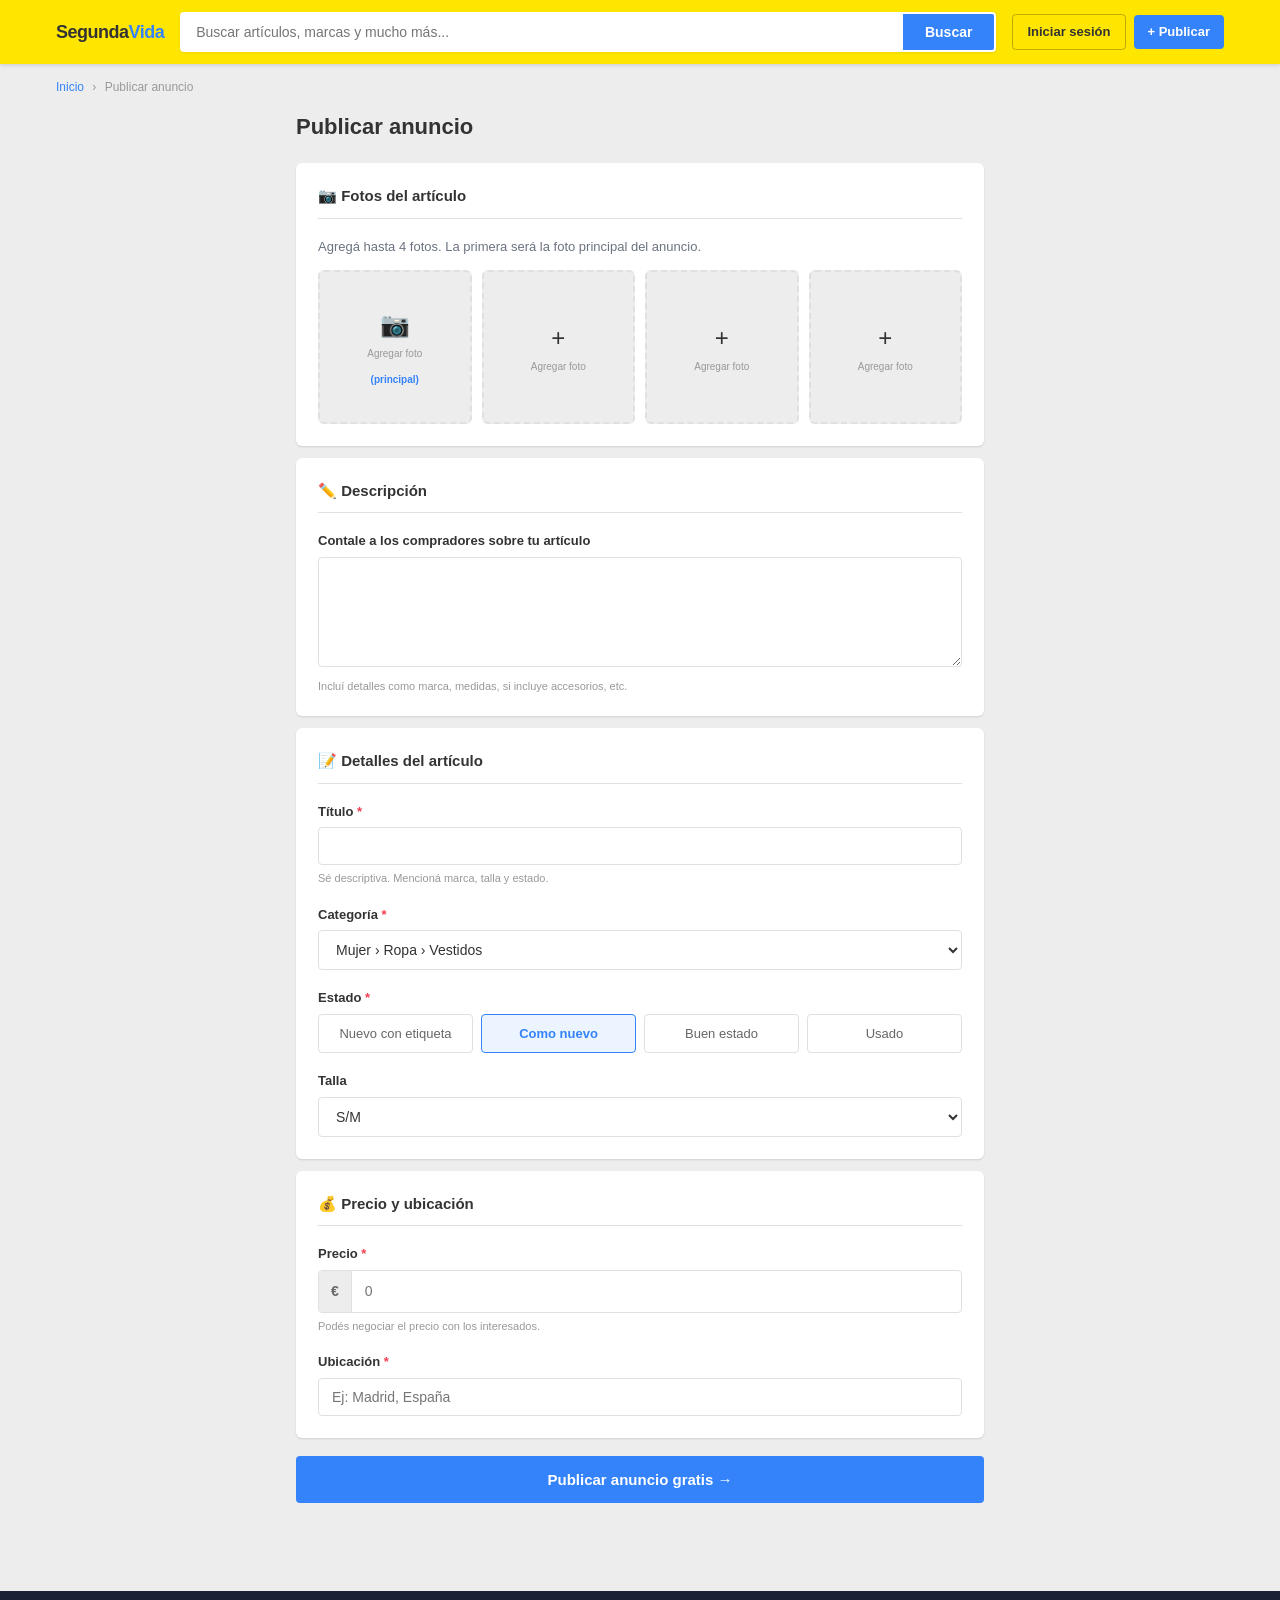
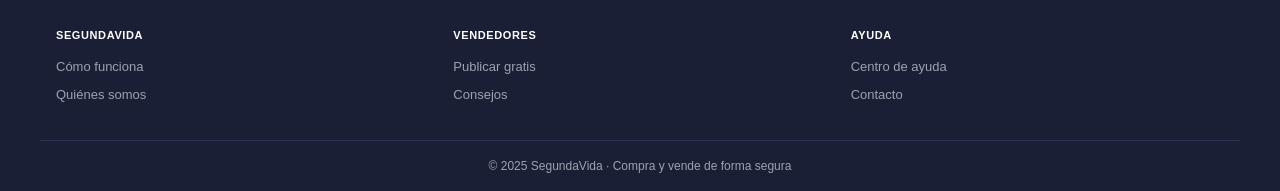
<file: publicar.html>
<!DOCTYPE html>
<html lang="es">
<head>
  <meta charset="UTF-8">
  <meta name="viewport" content="width=device-width, initial-scale=1.0">
  <title>Publicar anuncio – SegundaVida</title>
  <link rel="stylesheet" href="css/style.css">
  <link rel="icon" href="data:image/svg+xml,<svg xmlns='http://www.w3.org/2000/svg' viewBox='0 0 100 100'><text y='.9em' font-size='90'>♻</text></svg>">
</head>
<body data-page="publicar">

  <!-- HEADER -->
  <header class="header">
    <div class="header-inner">
      <a href="index.html" class="logo">Segunda<span>Vida</span></a>
      <div class="search-bar">
        <input type="text" placeholder="Buscar artículos, marcas y mucho más...">
        <button aria-label="Buscar">Buscar</button>
      </div>
      <div class="header-actions">
        <a href="#" class="btn-header btn-login">Iniciar sesión</a>
        <a href="publicar.html" class="btn-header btn-publish">+ Publicar</a>
      </div>
    </div>
  </header>

  <!-- BREADCRUMB -->
  <div class="breadcrumb">
    <a href="index.html">Inicio</a>
    <span>›</span>
    Publicar anuncio
  </div>

  <!-- FORM -->
  <div class="form-page">
    <h1 class="page-title">Publicar anuncio</h1>

    <form id="formPublicar" novalidate>

      <!-- FOTOS -->
      <div class="form-card">
        <h3>📷 Fotos del artículo</h3>
        <p style="font-size:13px; color:#6b7280; margin-bottom:14px;">
          Agregá hasta 4 fotos. La primera será la foto principal del anuncio.
        </p>
        <div class="photo-upload-grid">
          <div class="photo-slot">
            <div class="photo-slot-icon">📷</div>
            <div class="photo-slot-text">Agregar foto</div>
            <input type="file" class="photo-input" accept="image/*">
          </div>
          <div class="photo-slot">
            <div class="photo-slot-icon">+</div>
            <div class="photo-slot-text">Agregar foto</div>
            <input type="file" class="photo-input" accept="image/*">
          </div>
          <div class="photo-slot">
            <div class="photo-slot-icon">+</div>
            <div class="photo-slot-text">Agregar foto</div>
            <input type="file" class="photo-input" accept="image/*">
          </div>
          <div class="photo-slot">
            <div class="photo-slot-icon">+</div>
            <div class="photo-slot-text">Agregar foto</div>
            <input type="file" class="photo-input" accept="image/*">
          </div>
        </div>
      </div>

      <!-- DESCRIPCIÓN -->
      <div class="form-card">
        <h3>✏️ Descripción</h3>
        <div class="form-group">
          <label class="form-label" for="descripcion">
            Contale a los compradores sobre tu artículo
          </label>
          <textarea
            class="form-textarea"
            id="descripcion"
            placeholder=""
          ></textarea>
          <p class="form-hint">Incluí detalles como marca, medidas, si incluye accesorios, etc.</p>
        </div>
      </div>

      <!-- DETALLES -->
      <div class="form-card">
        <h3>📝 Detalles del artículo</h3>

        <div class="form-group">
          <label class="form-label" for="titulo">
            Título <span class="required-mark">*</span>
          </label>
          <input
            class="form-input"
            id="titulo"
            type="text"
            placeholder=""
            required
            maxlength="100"
          >
          <p class="form-hint">Sé descriptiva. Mencioná marca, talla y estado.</p>
        </div>

        <div class="form-group">
          <label class="form-label">
            Categoría <span class="required-mark">*</span>
          </label>
          <select class="form-select" required>
            <option value="">Seleccioná una categoría</option>
            <option value="mujer" selected>Mujer › Ropa › Vestidos</option>
            <option value="accesorios">Mujer › Accesorios</option>
            <option value="calzado">Mujer › Calzado</option>
            <option value="hombre">Hombre › Ropa</option>
            <option value="hogar">Hogar y jardín</option>
            <option value="electronica">Electrónica</option>
            <option value="otro">Otro</option>
          </select>
        </div>

        <div class="form-group">
          <label class="form-label">
            Estado <span class="required-mark">*</span>
          </label>
          <div class="condition-options">
            <div class="condition-option">
              <input type="radio" name="estado" id="estado-nuevo" value="Nuevo con etiqueta">
              <label for="estado-nuevo">Nuevo con etiqueta</label>
            </div>
            <div class="condition-option">
              <input type="radio" name="estado" id="estado-cominuevo" value="Como nuevo" checked>
              <label for="estado-cominuevo">Como nuevo</label>
            </div>
            <div class="condition-option">
              <input type="radio" name="estado" id="estado-bueno" value="Buen estado">
              <label for="estado-bueno">Buen estado</label>
            </div>
            <div class="condition-option">
              <input type="radio" name="estado" id="estado-usado" value="Usado">
              <label for="estado-usado">Usado</label>
            </div>
          </div>
        </div>

        <div class="form-group">
          <label class="form-label" for="talla">Talla</label>
          <select class="form-select" id="talla">
            <option value="">Seleccioná la talla</option>
            <option value="XS">XS</option>
            <option value="S">S</option>
            <option value="S/M" selected>S/M</option>
            <option value="M">M</option>
            <option value="M/L">M/L</option>
            <option value="L">L</option>
            <option value="XL">XL</option>
            <option value="Talle único">Talle único</option>
          </select>
        </div>

      </div>

      <!-- PRECIO Y UBICACIÓN -->
      <div class="form-card">
        <h3>💰 Precio y ubicación</h3>

        <div class="form-group">
          <label class="form-label" for="precio">
            Precio <span class="required-mark">*</span>
          </label>
          <div class="price-input-wrap">
            <span class="price-currency">€</span>
            <input
              class="form-input"
              id="precio"
              type="number"
              min="0"
              placeholder="0"
              required
            >
          </div>
          <p class="form-hint">Podés negociar el precio con los interesados.</p>
        </div>

        <div class="form-group">
          <label class="form-label" for="ubicacion">
            Ubicación <span class="required-mark">*</span>
          </label>
          <input
            class="form-input"
            id="ubicacion"
            type="text"
            placeholder="Ej: Madrid, España"
            required
          >
        </div>
      </div>

      <!-- SUBMIT -->
      <button type="submit" class="btn-submit">
        Publicar anuncio gratis →
      </button>

    </form>
  </div>

  <!-- SUCCESS OVERLAY -->
  <div class="success-overlay" id="successOverlay" role="dialog" aria-modal="true">
    <div class="success-icon">🎉</div>
    <h2 class="success-title">¡Anuncio publicado!</h2>
    <p class="success-subtitle">
      Tu vestido ya está disponible para miles de personas.<br>
      Te avisamos cuando alguien se interese.
    </p>
    <a href="vestido.html" class="btn-view-listing">Ver mi anuncio →</a>
  </div>

  <!-- FOOTER -->
  <footer class="footer">
    <div class="footer-inner">
      <div class="footer-col">
        <h4>SegundaVida</h4>
        <a href="#">Cómo funciona</a>
        <a href="#">Quiénes somos</a>
      </div>
      <div class="footer-col">
        <h4>Vendedores</h4>
        <a href="publicar.html">Publicar gratis</a>
        <a href="#">Consejos</a>
      </div>
      <div class="footer-col">
        <h4>Ayuda</h4>
        <a href="#">Centro de ayuda</a>
        <a href="#">Contacto</a>
      </div>
    </div>
    <div class="footer-bottom">
      © 2025 SegundaVida · Compra y vende de forma segura
    </div>
  </footer>

  <script src="js/app.js"></script>
</body>
</html>
</file>
<file: css/style.css>
*, *::before, *::after {
  box-sizing: border-box;
  margin: 0;
  padding: 0;
}

:root {
  --yellow:      #FFE600;
  --yellow-dark: #ECD900;
  --blue:        #3483FA;
  --blue-dark:   #2968C8;
  --blue-light:  #EBF4FF;
  --green:       #00A650;
  --red:         #F23D4F;
  --text:        #333333;
  --text-muted:  #666666;
  --text-light:  #999999;
  --border:      #E0E0E0;
  --bg:          #EDEDED;
  --card:        #FFFFFF;
  --radius:      6px;
  --shadow:      0 1px 2px rgba(0,0,0,0.12);
  --shadow-md:   0 4px 14px rgba(0,0,0,0.14);
}

body {
  font-family: -apple-system, BlinkMacSystemFont, 'Segoe UI', Roboto, sans-serif;
  background: var(--bg);
  color: var(--text);
  line-height: 1.5;
  font-size: 14px;
}

/* ── HEADER ─────────────────────────────── */
.header {
  background: var(--yellow);
  padding: 12px 0;
  position: sticky;
  top: 0;
  z-index: 100;
  box-shadow: 0 1px 4px rgba(0,0,0,0.15);
}

.header-inner {
  max-width: 1200px;
  margin: 0 auto;
  padding: 0 16px;
  display: flex;
  align-items: center;
  gap: 16px;
}

.logo {
  color: var(--text);
  font-size: 18px;
  font-weight: 800;
  text-decoration: none;
  white-space: nowrap;
  letter-spacing: -0.5px;
  flex-shrink: 0;
}
.logo span { color: var(--blue); }

.search-bar {
  flex: 1;
  display: flex;
  background: white;
  border-radius: 4px;
  overflow: hidden;
  height: 40px;
  border: 2px solid transparent;
  transition: border-color 0.2s;
  box-shadow: 0 1px 3px rgba(0,0,0,0.08);
}
.search-bar:focus-within { border-color: var(--blue); }
.search-bar input {
  flex: 1;
  border: none;
  padding: 0 14px;
  font-size: 14px;
  outline: none;
  color: var(--text);
}
.search-bar button {
  background: var(--blue);
  border: none;
  padding: 0 22px;
  cursor: pointer;
  font-size: 14px;
  font-weight: 600;
  color: white;
  transition: background 0.2s;
  white-space: nowrap;
}
.search-bar button:hover { background: var(--blue-dark); }

.header-actions {
  display: flex;
  gap: 8px;
  align-items: center;
  flex-shrink: 0;
}
.btn-header {
  padding: 7px 14px;
  border-radius: 4px;
  border: none;
  cursor: pointer;
  font-size: 13px;
  font-weight: 600;
  text-decoration: none;
  white-space: nowrap;
  transition: all 0.18s;
}
.btn-login {
  background: transparent;
  color: var(--text);
  border: 1px solid rgba(0,0,0,0.25);
}
.btn-login:hover { background: rgba(0,0,0,0.06); }
.btn-publish {
  background: var(--blue);
  color: white;
}
.btn-publish:hover { background: var(--blue-dark); }

/* ── CATEGORIES ─────────────────────────── */
.categories {
  background: white;
  border-bottom: 1px solid var(--border);
  overflow-x: auto;
  scrollbar-width: none;
  box-shadow: 0 1px 3px rgba(0,0,0,0.06);
}
.categories::-webkit-scrollbar { display: none; }

.categories-inner {
  max-width: 1200px;
  margin: 0 auto;
  padding: 0 16px;
  display: flex;
  gap: 0;
}
.category-pill {
  padding: 11px 16px;
  border-bottom: 3px solid transparent;
  background: transparent;
  cursor: pointer;
  font-size: 13px;
  white-space: nowrap;
  color: var(--text-muted);
  text-decoration: none;
  transition: all 0.18s;
  font-weight: 500;
  border-radius: 0;
}
.category-pill:hover {
  color: var(--blue);
  border-bottom-color: var(--blue);
}
.category-pill.active {
  color: var(--blue);
  border-bottom-color: var(--blue);
  font-weight: 600;
}

/* ── MAIN ───────────────────────────────── */
.main {
  max-width: 1200px;
  margin: 0 auto;
  padding: 20px 16px;
}

/* ── SECTION HEADER ─────────────────────── */
.section-header {
  display: flex;
  justify-content: space-between;
  align-items: center;
  margin-bottom: 12px;
}
.section-title {
  font-size: 18px;
  font-weight: 700;
  color: var(--text);
}
.section-link {
  font-size: 13px;
  color: var(--blue);
  text-decoration: none;
  font-weight: 500;
}
.section-link:hover { text-decoration: underline; }

/* ── HERO BANNER ────────────────────────── */
.hero-banner {
  background: linear-gradient(120deg, #2968C8 0%, #3483FA 60%, #5B8DF5 100%);
  border-radius: var(--radius);
  padding: 30px 40px;
  margin-bottom: 28px;
  color: white;
  display: flex;
  align-items: center;
  justify-content: space-between;
  gap: 16px;
  overflow: hidden;
  position: relative;
}
.hero-banner::before {
  content: '';
  position: absolute;
  right: -40px;
  top: -40px;
  width: 220px;
  height: 220px;
  background: rgba(255,255,255,0.07);
  border-radius: 50%;
  pointer-events: none;
}
.hero-banner::after {
  content: '';
  position: absolute;
  right: 60px;
  bottom: -60px;
  width: 180px;
  height: 180px;
  background: rgba(255,255,255,0.05);
  border-radius: 50%;
  pointer-events: none;
}
.hero-text h2 {
  font-size: 24px;
  font-weight: 800;
  margin-bottom: 8px;
  line-height: 1.3;
}
.hero-text p {
  font-size: 14px;
  opacity: 0.85;
  margin-bottom: 22px;
  max-width: 380px;
}
.btn-hero {
  display: inline-block;
  background: var(--yellow);
  color: var(--text);
  padding: 11px 26px;
  border-radius: 4px;
  font-weight: 700;
  font-size: 14px;
  text-decoration: none;
  transition: background 0.15s, transform 0.15s;
  position: relative;
  z-index: 1;
}
.btn-hero:hover { background: var(--yellow-dark); transform: translateY(-1px); }
.hero-emoji {
  font-size: 88px;
  opacity: 0.15;
  user-select: none;
  position: relative;
  z-index: 1;
}

/* ── LISTING GRID ───────────────────────── */
.listing-grid {
  display: grid;
  grid-template-columns: repeat(auto-fill, minmax(200px, 1fr));
  gap: 12px;
  margin-bottom: 36px;
}

.listing-card {
  background: var(--card);
  border-radius: var(--radius);
  overflow: hidden;
  box-shadow: var(--shadow);
  cursor: pointer;
  text-decoration: none;
  color: var(--text);
  transition: box-shadow 0.2s, transform 0.2s;
  display: block;
  position: relative;
}
.listing-card:hover {
  box-shadow: var(--shadow-md);
  transform: translateY(-2px);
}

.listing-card.featured::before {
  content: "DESTACADO";
  position: absolute;
  top: 8px;
  left: 8px;
  background: var(--yellow);
  color: var(--text);
  font-size: 9px;
  font-weight: 800;
  letter-spacing: 0.5px;
  padding: 3px 7px;
  border-radius: 3px;
  z-index: 1;
}

.card-image-placeholder {
  width: 100%;
  aspect-ratio: 1/1;
  display: flex;
  align-items: center;
  justify-content: center;
  font-size: 56px;
  border-bottom: 1px solid var(--border);
}

.card-image {
  width: 100%;
  aspect-ratio: 1/1;
  object-fit: cover;
  display: block;
  border-bottom: 1px solid var(--border);
}

.card-body { padding: 12px 12px 14px; }

.card-price {
  font-size: 20px;
  font-weight: 500;
  color: var(--text);
  margin-bottom: 2px;
}

.card-title {
  font-size: 13px;
  color: var(--text-muted);
  margin-bottom: 5px;
  display: -webkit-box;
  -webkit-line-clamp: 2;
  -webkit-box-orient: vertical;
  overflow: hidden;
  line-height: 1.4;
}

.card-shipping {
  font-size: 12px;
  color: var(--green);
  font-weight: 600;
  margin-bottom: 6px;
}

.card-meta {
  font-size: 11px;
  color: var(--text-light);
  display: flex;
  justify-content: space-between;
  align-items: center;
}

.card-condition {
  display: inline-block;
  font-size: 10px;
  padding: 2px 6px;
  border-radius: 3px;
  background: var(--blue-light);
  color: var(--blue);
  font-weight: 600;
}

/* ── BREADCRUMB ─────────────────────────── */
.breadcrumb {
  max-width: 1200px;
  margin: 0 auto;
  padding: 14px 16px;
  font-size: 12px;
  color: var(--text-light);
}
.breadcrumb a {
  color: var(--blue);
  text-decoration: none;
}
.breadcrumb a:hover { text-decoration: underline; }
.breadcrumb span { margin: 0 5px; }

/* ── FORM PAGE ──────────────────────────── */
.form-page {
  max-width: 720px;
  margin: 0 auto;
  padding: 0 16px 40px;
}

.page-title {
  font-size: 22px;
  font-weight: 700;
  margin-bottom: 20px;
  color: var(--text);
}

.form-card {
  background: var(--card);
  border-radius: var(--radius);
  padding: 22px;
  margin-bottom: 12px;
  box-shadow: var(--shadow);
}
.form-card h3 {
  font-size: 15px;
  font-weight: 700;
  margin-bottom: 18px;
  padding-bottom: 10px;
  border-bottom: 1px solid var(--border);
  color: var(--text);
}

.form-group { margin-bottom: 18px; }
.form-group:last-child { margin-bottom: 0; }

.form-label {
  display: block;
  font-size: 13px;
  font-weight: 600;
  color: var(--text);
  margin-bottom: 6px;
}
.required-mark { color: var(--red); }

.form-input,
.form-select,
.form-textarea {
  width: 100%;
  padding: 10px 13px;
  border: 1px solid var(--border);
  border-radius: 4px;
  font-size: 14px;
  color: var(--text);
  background: white;
  transition: border-color 0.2s, box-shadow 0.2s;
  font-family: inherit;
}
.form-input:focus,
.form-select:focus,
.form-textarea:focus {
  outline: none;
  border-color: var(--blue);
  box-shadow: 0 0 0 3px rgba(52,131,250,0.12);
}
.form-textarea {
  resize: vertical;
  min-height: 110px;
}

.form-hint {
  font-size: 11px;
  color: var(--text-light);
  margin-top: 5px;
}

.price-input-wrap {
  display: flex;
  align-items: center;
  border: 1px solid var(--border);
  border-radius: 4px;
  overflow: hidden;
  background: white;
  transition: border-color 0.2s, box-shadow 0.2s;
}
.price-input-wrap:focus-within {
  border-color: var(--blue);
  box-shadow: 0 0 0 3px rgba(52,131,250,0.12);
}
.price-currency {
  padding: 10px 12px;
  background: var(--bg);
  color: var(--text-muted);
  font-size: 14px;
  font-weight: 600;
  border-right: 1px solid var(--border);
}
.price-input-wrap .form-input { border: none; box-shadow: none; }
.price-input-wrap .form-input:focus { box-shadow: none; }

/* PHOTO UPLOAD */
.photo-upload-grid {
  display: grid;
  grid-template-columns: repeat(4, 1fr);
  gap: 10px;
}

.photo-slot {
  aspect-ratio: 1/1;
  border: 2px dashed var(--border);
  border-radius: var(--radius);
  display: flex;
  flex-direction: column;
  align-items: center;
  justify-content: center;
  cursor: pointer;
  transition: all 0.2s;
  position: relative;
  overflow: hidden;
  background: var(--bg);
}
.photo-slot:hover {
  border-color: var(--blue);
  background: var(--blue-light);
}
.photo-slot.has-photo {
  border-style: solid;
  border-color: var(--border);
}
.photo-slot img {
  width: 100%;
  height: 100%;
  object-fit: cover;
  position: absolute;
  inset: 0;
}
.photo-slot-icon { font-size: 24px; margin-bottom: 4px; }
.photo-slot-text { font-size: 10px; color: var(--text-light); text-align: center; line-height: 1.3; }
.photo-slot:first-child .photo-slot-text::after {
  content: "\A(principal)";
  white-space: pre;
  display: block;
  font-weight: 700;
  color: var(--blue);
}
.photo-input { display: none; }

/* CONDITION OPTIONS */
.condition-options {
  display: flex;
  gap: 8px;
  flex-wrap: wrap;
}
.condition-option { flex: 1; min-width: 100px; }
.condition-option input[type="radio"] { display: none; }
.condition-option label {
  display: block;
  padding: 9px 12px;
  border: 1.5px solid var(--border);
  border-radius: 4px;
  cursor: pointer;
  text-align: center;
  font-size: 13px;
  transition: all 0.18s;
  color: var(--text-muted);
}
.condition-option input:checked + label {
  border-color: var(--blue);
  background: var(--blue-light);
  color: var(--blue);
  font-weight: 700;
}

/* SUBMIT BUTTON */
.btn-submit {
  width: 100%;
  padding: 15px;
  background: var(--blue);
  color: white;
  border: none;
  border-radius: 4px;
  font-size: 15px;
  font-weight: 700;
  cursor: pointer;
  transition: background 0.2s, transform 0.1s;
  margin-top: 6px;
}
.btn-submit:hover { background: var(--blue-dark); }
.btn-submit:active { transform: scale(0.99); }

/* ── LISTING DETAIL ─────────────────────── */
.listing-detail-wrap {
  max-width: 1200px;
  margin: 0 auto;
  padding: 0 16px 48px;
}

.listing-detail {
  display: grid;
  grid-template-columns: 1fr 360px;
  gap: 16px;
  align-items: start;
}

/* Gallery */
.gallery-main {
  width: 100%;
  aspect-ratio: 1/1;
  border-radius: var(--radius);
  overflow: hidden;
  background: white;
  margin-bottom: 10px;
  cursor: zoom-in;
  box-shadow: var(--shadow);
  display: flex;
  align-items: center;
  justify-content: center;
}
.gallery-main img {
  width: 100%;
  height: 100%;
  object-fit: contain;
  transition: transform 0.3s;
}
.gallery-main:hover img { transform: scale(1.03); }

.gallery-thumbs { display: flex; gap: 8px; }

.gallery-thumb {
  width: 64px;
  height: 64px;
  border-radius: 4px;
  overflow: hidden;
  cursor: pointer;
  border: 2px solid var(--border);
  transition: border-color 0.18s;
  flex-shrink: 0;
  background: white;
}
.gallery-thumb.active { border-color: var(--blue); }
.gallery-thumb img { width: 100%; height: 100%; object-fit: cover; }
.gallery-thumb-placeholder {
  width: 100%;
  height: 100%;
  display: flex;
  align-items: center;
  justify-content: center;
  font-size: 24px;
}

/* Listing info card */
.listing-info-card {
  background: var(--card);
  border-radius: var(--radius);
  padding: 20px;
  box-shadow: var(--shadow);
  position: sticky;
  top: 72px;
}

.listing-condition-badge {
  display: inline-block;
  font-size: 12px;
  color: var(--text-light);
  margin-bottom: 6px;
  font-weight: 500;
}

.listing-price {
  font-size: 34px;
  font-weight: 400;
  color: var(--text);
  margin-bottom: 6px;
  line-height: 1.2;
}

.listing-title {
  font-size: 16px;
  font-weight: 400;
  color: var(--text);
  margin-bottom: 16px;
  line-height: 1.5;
}

.listing-meta-row {
  display: flex;
  gap: 14px;
  font-size: 12px;
  color: var(--text-light);
  margin-bottom: 14px;
  flex-wrap: wrap;
}
.listing-meta-row span { display: flex; align-items: center; gap: 4px; }

.listing-stats {
  display: flex;
  gap: 16px;
  font-size: 12px;
  color: var(--text-light);
  margin-bottom: 18px;
  padding-bottom: 16px;
  border-bottom: 1px solid var(--border);
}
.listing-stats strong { color: var(--text); font-weight: 600; }

.btn-contact {
  display: block;
  width: 100%;
  padding: 13px;
  background: var(--blue);
  color: white;
  border: none;
  border-radius: 4px;
  font-size: 15px;
  font-weight: 600;
  cursor: pointer;
  text-align: center;
  text-decoration: none;
  margin-bottom: 10px;
  transition: background 0.2s;
}
.btn-contact:hover { background: var(--blue-dark); }

.btn-favorite {
  display: flex;
  align-items: center;
  justify-content: center;
  gap: 8px;
  width: 100%;
  padding: 11px;
  background: white;
  color: var(--blue);
  border: 1.5px solid var(--blue);
  border-radius: 4px;
  font-size: 14px;
  font-weight: 600;
  cursor: pointer;
  transition: all 0.2s;
  margin-bottom: 10px;
}
.btn-favorite:hover { background: var(--blue-light); }
.btn-favorite.active {
  color: var(--red);
  border-color: var(--red);
  background: #FFF5F5;
}
.heart-icon { font-size: 16px; transition: transform 0.3s; }
.btn-favorite.active .heart-icon { transform: scale(1.15); }

.btn-share {
  display: flex;
  align-items: center;
  justify-content: center;
  gap: 6px;
  width: 100%;
  padding: 10px;
  background: white;
  color: var(--text-muted);
  border: 1px solid var(--border);
  border-radius: 4px;
  font-size: 13px;
  cursor: pointer;
  transition: all 0.2s;
}
.btn-share:hover { color: var(--blue); border-color: var(--blue); }

/* Seller card */
.seller-card {
  background: var(--card);
  border-radius: var(--radius);
  padding: 18px 20px;
  box-shadow: var(--shadow);
  margin-top: 12px;
}
.seller-info {
  display: flex;
  align-items: center;
  gap: 12px;
  margin-bottom: 12px;
}
.seller-avatar {
  width: 44px;
  height: 44px;
  border-radius: 50%;
  background: linear-gradient(135deg, #3483FA, #2255CC);
  display: flex;
  align-items: center;
  justify-content: center;
  font-size: 20px;
  color: white;
  font-weight: 700;
  flex-shrink: 0;
}
.seller-name { font-size: 14px; font-weight: 600; }
.seller-meta { font-size: 12px; color: var(--text-light); }
.seller-rating { color: #F5A623; font-size: 12px; margin-top: 3px; }

.seller-badge {
  display: inline-flex;
  align-items: center;
  gap: 5px;
  font-size: 12px;
  color: var(--green);
  font-weight: 600;
  padding: 5px 10px;
  background: #F0FDF4;
  border-radius: 4px;
}

/* Description */
.description-section {
  background: var(--card);
  border-radius: var(--radius);
  padding: 22px;
  box-shadow: var(--shadow);
  margin-top: 16px;
}
.description-section h3 {
  font-size: 16px;
  font-weight: 700;
  margin-bottom: 14px;
  padding-bottom: 12px;
  border-bottom: 1px solid var(--border);
}
.description-section p {
  font-size: 14px;
  line-height: 1.8;
  color: var(--text-muted);
  white-space: pre-line;
}

.details-table {
  width: 100%;
  border-collapse: collapse;
  margin-top: 20px;
}
.details-table td {
  padding: 10px 0;
  font-size: 13px;
  border-bottom: 1px solid var(--border);
}
.details-table td:first-child {
  color: var(--text-light);
  width: 40%;
}
.details-table td:last-child {
  font-weight: 500;
  color: var(--text);
}

/* Related listings */
.related-section { margin-top: 32px; }

/* ── CHAT MODAL ─────────────────────────── */
.modal-overlay {
  display: none;
  position: fixed;
  inset: 0;
  background: rgba(0,0,0,0.5);
  z-index: 1000;
  align-items: center;
  justify-content: center;
}
.modal-overlay.open { display: flex; }

.chat-modal {
  background: white;
  border-radius: 8px;
  width: 90%;
  max-width: 460px;
  padding: 24px;
  animation: fadeInScale 0.22s ease;
}
@keyframes fadeInScale {
  from { opacity: 0; transform: scale(0.95); }
  to   { opacity: 1; transform: scale(1); }
}

.chat-modal-header {
  display: flex;
  justify-content: space-between;
  align-items: flex-start;
  margin-bottom: 6px;
}
.chat-modal-header h3 { font-size: 17px; font-weight: 700; }
.btn-close-modal {
  background: none;
  border: none;
  font-size: 20px;
  cursor: pointer;
  color: var(--text-light);
  line-height: 1;
  padding: 2px;
}
.chat-modal p { font-size: 13px; color: var(--text-light); margin-bottom: 14px; }
.chat-message-input {
  width: 100%;
  padding: 11px;
  border: 1px solid var(--border);
  border-radius: 4px;
  font-size: 14px;
  font-family: inherit;
  resize: none;
  height: 90px;
  margin-bottom: 12px;
  color: var(--text);
}
.chat-message-input:focus { outline: none; border-color: var(--blue); }
.chat-modal-actions { display: flex; gap: 10px; }
.btn-cancel {
  flex: 1;
  padding: 11px;
  background: white;
  border: 1px solid var(--border);
  border-radius: 4px;
  font-size: 14px;
  cursor: pointer;
  font-weight: 600;
  color: var(--text-muted);
}
.btn-cancel:hover { background: var(--bg); }
.btn-send {
  flex: 2;
  padding: 11px;
  background: var(--blue);
  color: white;
  border: none;
  border-radius: 4px;
  font-size: 14px;
  cursor: pointer;
  font-weight: 700;
}
.btn-send:hover { background: var(--blue-dark); }

/* ── SUCCESS OVERLAY ────────────────────── */
.success-overlay {
  display: none;
  position: fixed;
  inset: 0;
  background: white;
  z-index: 2000;
  flex-direction: column;
  align-items: center;
  justify-content: center;
  text-align: center;
  padding: 32px;
}
.success-overlay.show { display: flex; }

.success-icon {
  font-size: 80px;
  margin-bottom: 20px;
  animation: bounceIn 0.5s cubic-bezier(.36,.07,.19,.97);
}
@keyframes bounceIn {
  0%   { transform: scale(0) rotate(-10deg); }
  60%  { transform: scale(1.25) rotate(5deg); }
  100% { transform: scale(1) rotate(0deg); }
}
.success-title {
  font-size: 26px;
  font-weight: 800;
  margin-bottom: 10px;
  color: var(--text);
}
.success-subtitle {
  font-size: 15px;
  color: var(--text-muted);
  max-width: 380px;
  margin-bottom: 28px;
  line-height: 1.6;
}
.btn-view-listing {
  padding: 14px 36px;
  background: var(--blue);
  color: white;
  border: none;
  border-radius: 4px;
  font-size: 15px;
  font-weight: 700;
  cursor: pointer;
  text-decoration: none;
  display: inline-block;
  transition: background 0.2s;
}
.btn-view-listing:hover { background: var(--blue-dark); }

/* ── FOOTER ─────────────────────────────── */
.footer {
  background: #1A1F36;
  color: #9ca3af;
  padding: 36px 0 16px;
  margin-top: 48px;
}
.footer-inner {
  max-width: 1200px;
  margin: 0 auto;
  padding: 0 16px;
  display: grid;
  grid-template-columns: repeat(auto-fit, minmax(140px, 1fr));
  gap: 24px;
  margin-bottom: 28px;
}
.footer-col h4 {
  color: white;
  font-size: 11px;
  font-weight: 700;
  margin-bottom: 14px;
  text-transform: uppercase;
  letter-spacing: 0.6px;
}
.footer-col a {
  display: block;
  color: #9ca3af;
  font-size: 13px;
  text-decoration: none;
  margin-bottom: 8px;
}
.footer-col a:hover { color: white; }
.footer-bottom {
  max-width: 1200px;
  margin: 0 auto;
  padding: 16px 16px 0;
  border-top: 1px solid #2D3355;
  font-size: 12px;
  text-align: center;
}

/* ── TOAST ──────────────────────────────── */
.toast {
  position: fixed;
  bottom: 24px;
  left: 50%;
  transform: translateX(-50%);
  background: #1f2937;
  color: white;
  padding: 12px 20px;
  border-radius: 6px;
  font-size: 13px;
  font-weight: 500;
  z-index: 9999;
  animation: fadeInUp 0.3s ease;
  max-width: 90vw;
  text-align: center;
  pointer-events: none;
  box-shadow: 0 4px 12px rgba(0,0,0,0.3);
}
@keyframes fadeInUp {
  from { opacity: 0; transform: translateX(-50%) translateY(10px); }
  to   { opacity: 1; transform: translateX(-50%) translateY(0); }
}

/* ── RESPONSIVE ─────────────────────────── */
@media (max-width: 900px) {
  .listing-detail { grid-template-columns: 1fr; }
  .listing-info-card { position: static; }
}

@media (max-width: 600px) {
  .hero-banner { flex-direction: column; text-align: center; padding: 24px 20px; }
  .hero-emoji { display: none; }
  .listing-grid { grid-template-columns: repeat(2, 1fr); gap: 10px; }
  .card-image { aspect-ratio: 4/3; }
  .card-image-placeholder { aspect-ratio: 4/3; font-size: 40px; }
  .card-body { padding: 8px 10px 10px; }
  .card-price { font-size: 16px; }
  .card-title { font-size: 13px; }
  .photo-upload-grid { grid-template-columns: repeat(2, 1fr); }
  .header-actions .btn-login { display: none; }
  .condition-options { flex-direction: column; }
  .condition-option { min-width: auto; }
  .search-bar button { font-size: 0; padding: 0 14px; }
  .search-bar button::after { content: '🔍'; font-size: 16px; }
}

@media (max-width: 380px) {
  .listing-grid { grid-template-columns: 1fr; }
  .card-image { aspect-ratio: 16/9; }
}
</file>
